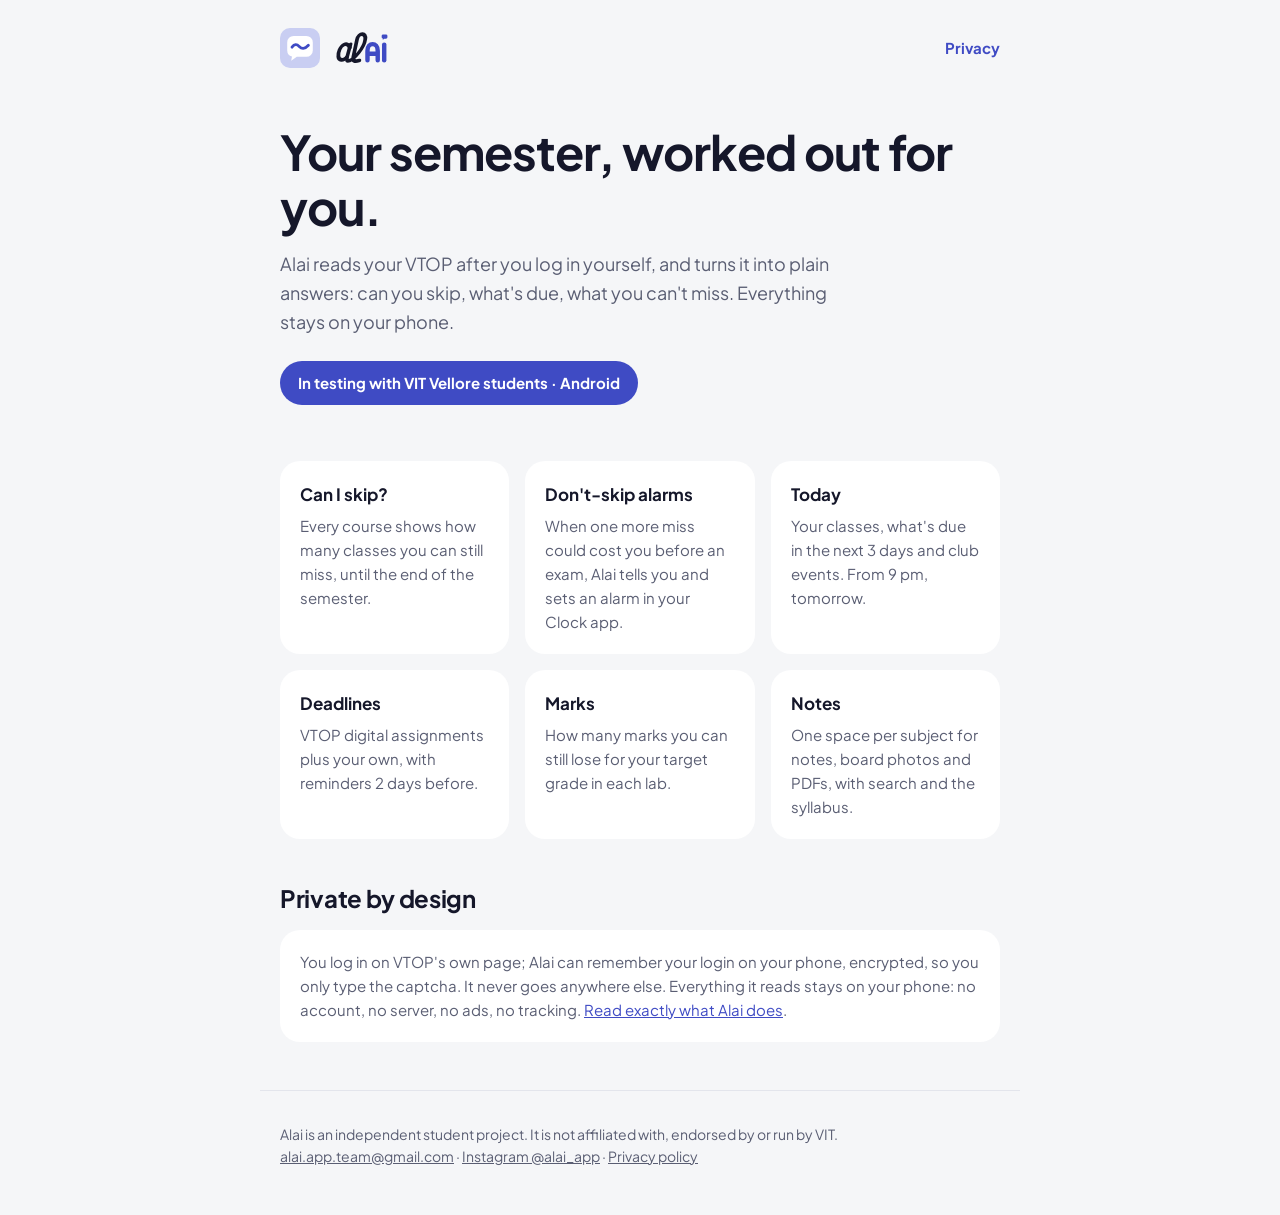
<file: index.html>
<!doctype html>
<html lang="en">
<head>
<meta charset="utf-8">
<meta name="viewport" content="width=device-width, initial-scale=1">
<title>Alai: your AI ally</title>
<meta name="description" content="Alai knows your semester: can-I-skip for every course, deadlines, notes and don't-skip alarms for VIT Vellore students. Your data stays on your phone.">
<meta property="og:title" content="Alai: your AI ally">
<meta property="og:description" content="Attendance, deadlines and notes for VIT Vellore students. Your data stays on your phone.">
<meta property="og:image" content="https://getalai.in/assets/icon-512.png">
<link rel="icon" href="/assets/favicon.png">
<link rel="preconnect" href="https://fonts.googleapis.com">
<link rel="preconnect" href="https://fonts.gstatic.com" crossorigin>
<link href="https://fonts.googleapis.com/css2?family=Plus+Jakarta+Sans:wght@400;600;700;800&display=swap" rel="stylesheet">
<link rel="stylesheet" href="/assets/site.css">
</head>
<body>
<header>
  <img class="icon" src="/assets/icon.svg" alt="">
  <img class="wordmark wordmark-light" src="/assets/wordmark-light.svg" alt="Alai">
  <img class="wordmark wordmark-dark" src="/assets/wordmark-dark.svg" alt="Alai">
  <nav><a href="/privacy/">Privacy</a></nav>
</header>

<main>
  <div class="hero">
    <h1>Your semester, worked out for you.</h1>
    <p>Alai reads your VTOP after you log in yourself, and turns it into plain answers: can you skip, what's due, what you can't miss. Everything stays on your phone.</p>
    <span class="badge">In testing with VIT Vellore students · Android</span>
  </div>

  <div class="grid">
    <div class="card"><h3>Can I skip?</h3><p>Every course shows how many classes you can still miss, until the end of the semester.</p></div>
    <div class="card"><h3>Don't-skip alarms</h3><p>When one more miss could cost you before an exam, Alai tells you and sets an alarm in your Clock app.</p></div>
    <div class="card"><h3>Today</h3><p>Your classes, what's due in the next 3 days and club events. From 9 pm, tomorrow.</p></div>
    <div class="card"><h3>Deadlines</h3><p>VTOP digital assignments plus your own, with reminders 2 days before.</p></div>
    <div class="card"><h3>Marks</h3><p>How many marks you can still lose for your target grade in each lab.</p></div>
    <div class="card"><h3>Notes</h3><p>One space per subject for notes, board photos and PDFs, with search and the syllabus.</p></div>
  </div>

  <section>
    <h2>Private by design</h2>
    <div class="card">
      <p>You log in on VTOP's own page; Alai can remember your login on your phone, encrypted, so you only type the captcha. It never goes anywhere else. Everything it reads stays on your phone: no account, no server, no ads, no tracking. <a href="/privacy/">Read exactly what Alai does</a>.</p>
    </div>
  </section>
</main>

<footer>
  Alai is an independent student project. It is not affiliated with, endorsed by or run by VIT.<br>
  <a href="mailto:alai.app.team@gmail.com">alai.app.team@gmail.com</a> · <a href="https://instagram.com/alai_app">Instagram @alai_app</a> · <a href="/privacy/">Privacy policy</a>
</footer>
</body>
</html>
</file>
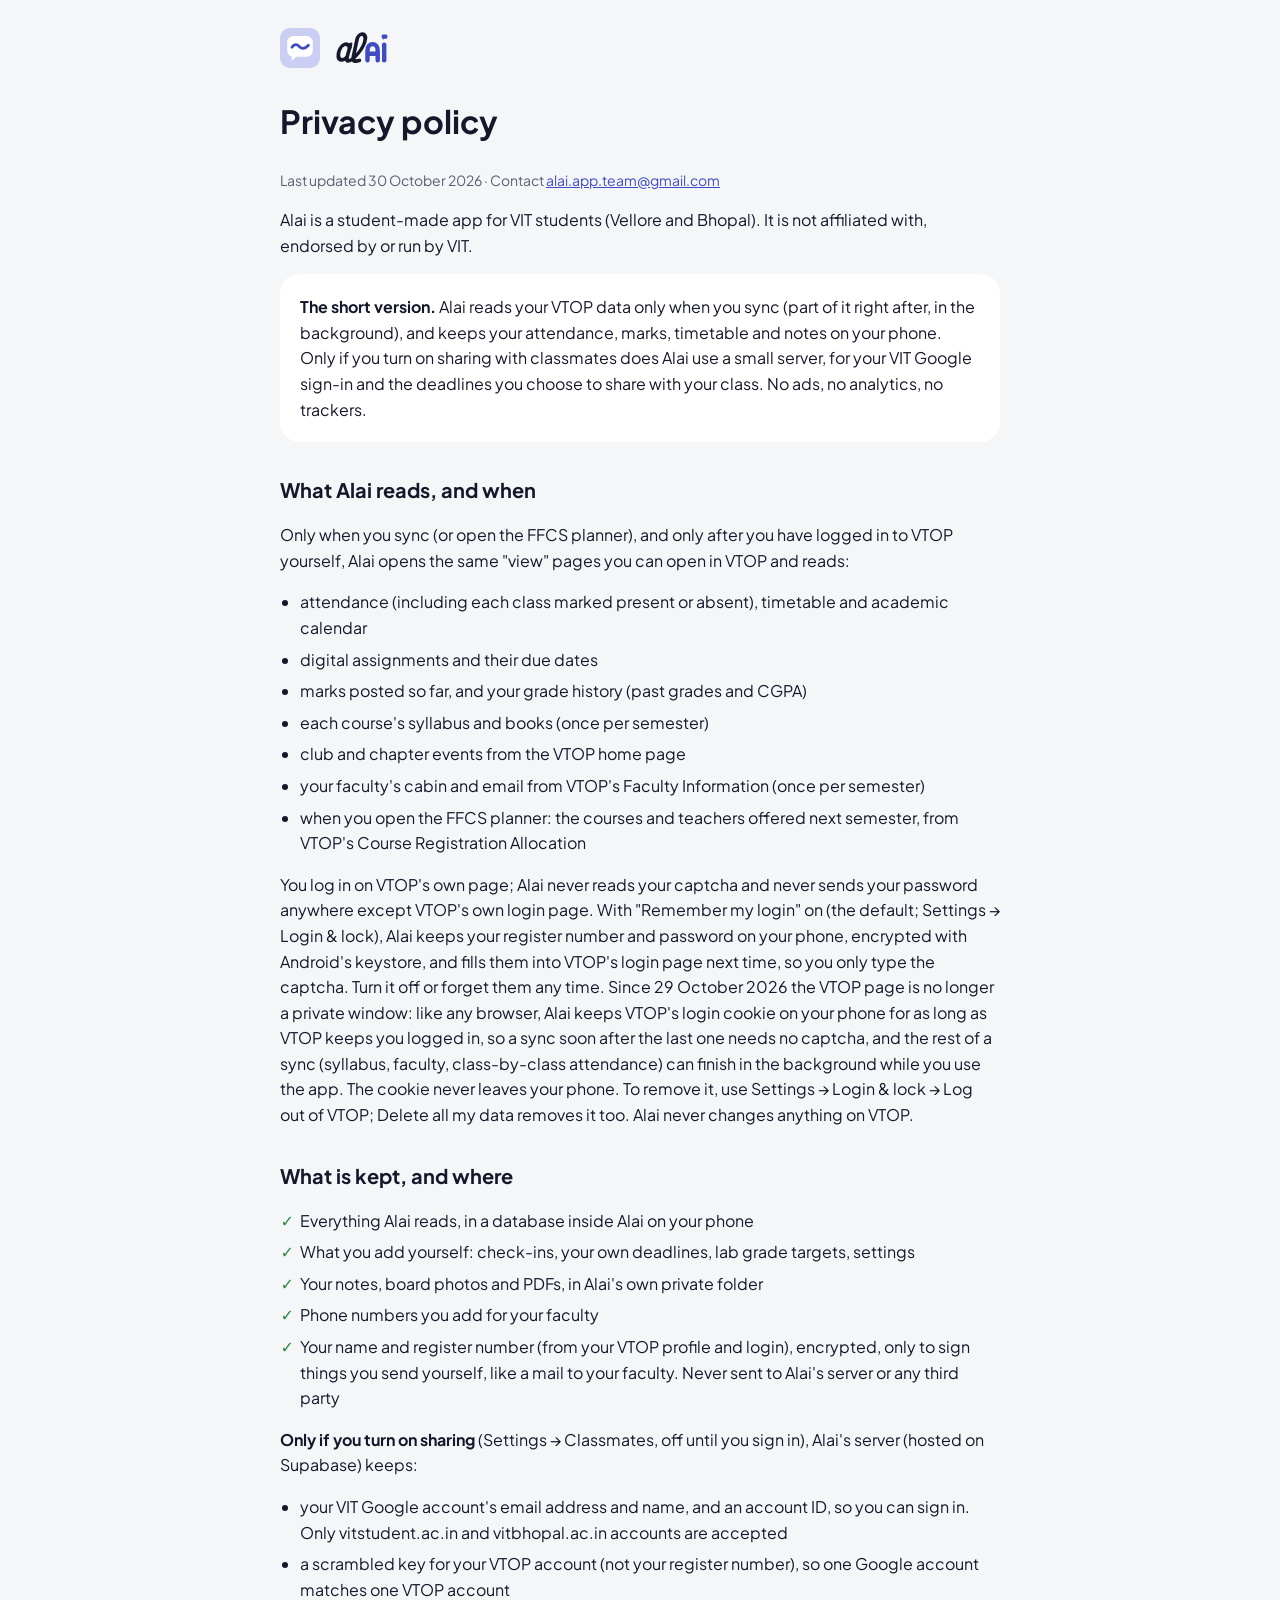
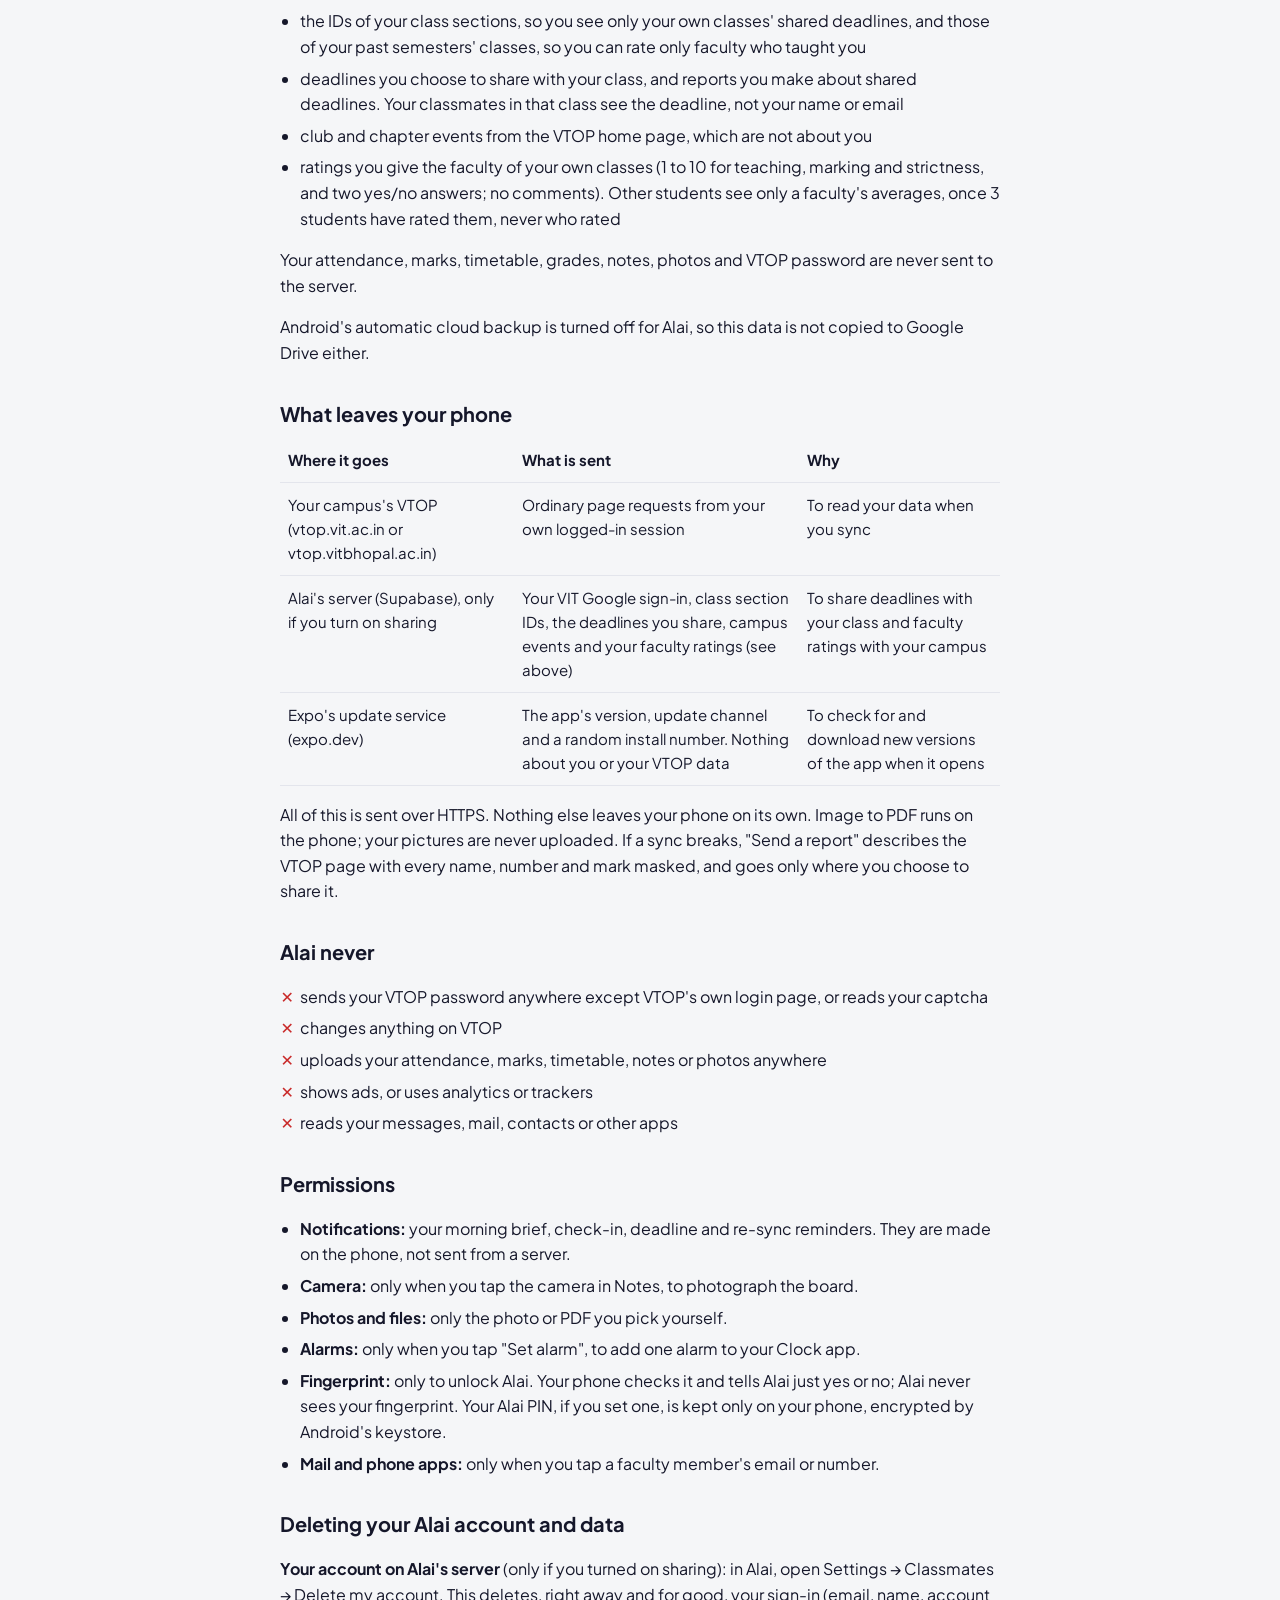
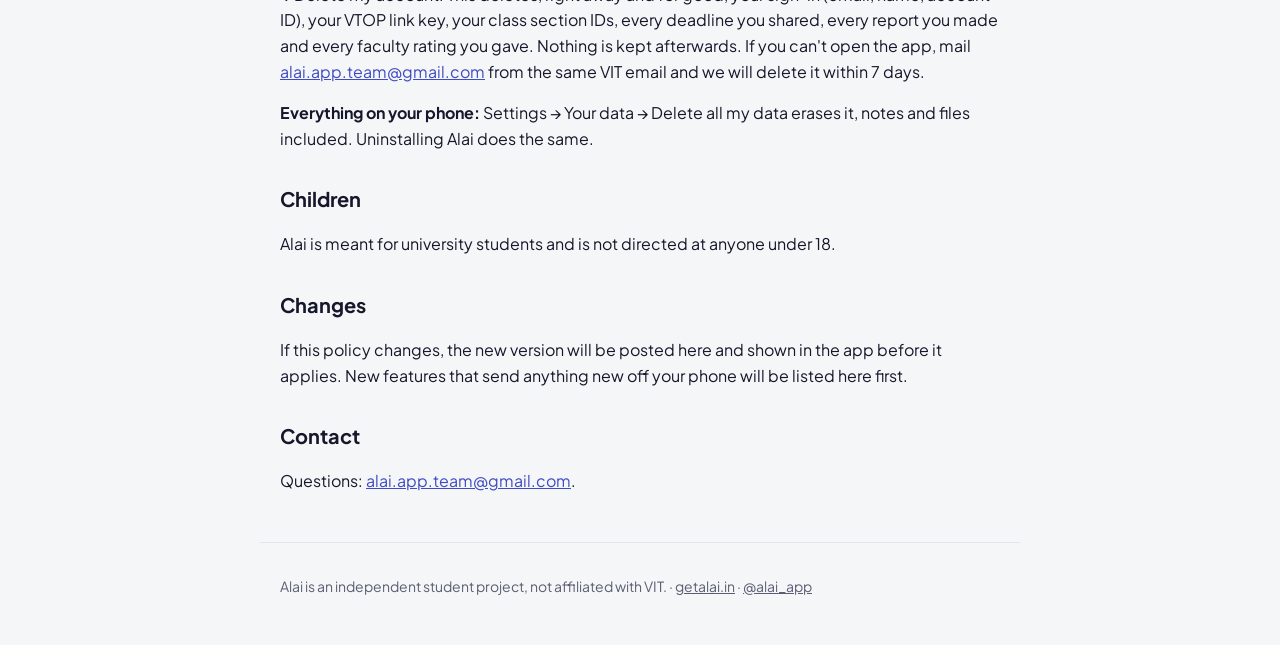
<file: privacy/index.html>
<!doctype html>
<html lang="en">
<head>
<meta charset="utf-8">
<meta name="viewport" content="width=device-width, initial-scale=1">
<title>Alai privacy policy</title>
<meta name="description" content="What Alai reads, what it keeps, and what leaves your phone.">
<link rel="icon" href="/assets/favicon.png">
<link rel="preconnect" href="https://fonts.googleapis.com">
<link rel="preconnect" href="https://fonts.gstatic.com" crossorigin>
<link href="https://fonts.googleapis.com/css2?family=Plus+Jakarta+Sans:wght@400;600;700;800&display=swap" rel="stylesheet">
<link rel="stylesheet" href="/assets/site.css">
</head>
<body>
<!-- Keep in step with docs/privacy-policy.md and mobile/src/app/privacy.tsx in the alai repo. -->
<header>
  <a href="/"><img class="icon" src="/assets/icon.svg" alt="Alai home"></a>
  <a href="/"><img class="wordmark wordmark-light" src="/assets/wordmark-light.svg" alt="Alai"><img class="wordmark wordmark-dark" src="/assets/wordmark-dark.svg" alt="Alai"></a>
</header>

<main class="doc">
  <h1>Privacy policy</h1>
  <p class="meta">Last updated 30 October 2026 · Contact <a href="mailto:alai.app.team@gmail.com">alai.app.team@gmail.com</a></p>
  <p>Alai is a student-made app for VIT students (Vellore and Bhopal). It is not affiliated with, endorsed by or run by VIT.</p>

  <div class="card">
    <strong>The short version.</strong> Alai reads your VTOP data only when you sync (part of it right after, in the background), and keeps your attendance, marks, timetable and notes on your phone. Only if you turn on sharing with classmates does Alai use a small server, for your VIT Google sign-in and the deadlines you choose to share with your class. No ads, no analytics, no trackers.
  </div>

  <h2>What Alai reads, and when</h2>
  <p>Only when you sync (or open the FFCS planner), and only after you have logged in to VTOP yourself, Alai opens the same "view" pages you can open in VTOP and reads:</p>
  <ul>
    <li>attendance (including each class marked present or absent), timetable and academic calendar</li>
    <li>digital assignments and their due dates</li>
    <li>marks posted so far, and your grade history (past grades and CGPA)</li>
    <li>each course's syllabus and books (once per semester)</li>
    <li>club and chapter events from the VTOP home page</li>
    <li>your faculty's cabin and email from VTOP's Faculty Information (once per semester)</li>
    <li>when you open the FFCS planner: the courses and teachers offered next semester, from VTOP's Course Registration Allocation</li>
  </ul>
  <p>You log in on VTOP's own page; Alai never reads your captcha and never sends your password anywhere except VTOP's own login page. With "Remember my login" on (the default; Settings → Login &amp; lock), Alai keeps your register number and password on your phone, encrypted with Android's keystore, and fills them into VTOP's login page next time, so you only type the captcha. Turn it off or forget them any time. Since 29 October 2026 the VTOP page is no longer a private window: like any browser, Alai keeps VTOP's login cookie on your phone for as long as VTOP keeps you logged in, so a sync soon after the last one needs no captcha, and the rest of a sync (syllabus, faculty, class-by-class attendance) can finish in the background while you use the app. The cookie never leaves your phone. To remove it, use Settings → Login &amp; lock → Log out of VTOP; Delete all my data removes it too. Alai never changes anything on VTOP.</p>

  <h2>What is kept, and where</h2>
  <ul class="kept">
    <li>Everything Alai reads, in a database inside Alai on your phone</li>
    <li>What you add yourself: check-ins, your own deadlines, lab grade targets, settings</li>
    <li>Your notes, board photos and PDFs, in Alai's own private folder</li>
    <li>Phone numbers you add for your faculty</li>
    <li>Your name and register number (from your VTOP profile and login), encrypted, only to sign things you send yourself, like a mail to your faculty. Never sent to Alai's server or any third party</li>
  </ul>
  <p><strong>Only if you turn on sharing</strong> (Settings → Classmates, off until you sign in), Alai's server (hosted on Supabase) keeps:</p>
  <ul>
    <li>your VIT Google account's email address and name, and an account ID, so you can sign in. Only vitstudent.ac.in and vitbhopal.ac.in accounts are accepted</li>
    <li>a scrambled key for your VTOP account (not your register number), so one Google account matches one VTOP account</li>
    <li>the IDs of your class sections, so you see only your own classes' shared deadlines, and those of your past semesters' classes, so you can rate only faculty who taught you</li>
    <li>deadlines you choose to share with your class, and reports you make about shared deadlines. Your classmates in that class see the deadline, not your name or email</li>
    <li>club and chapter events from the VTOP home page, which are not about you</li>
    <li>ratings you give the faculty of your own classes (1 to 10 for teaching, marking and strictness, and two yes/no answers; no comments). Other students see only a faculty's averages, once 3 students have rated them, never who rated</li>
  </ul>
  <p>Your attendance, marks, timetable, grades, notes, photos and VTOP password are never sent to the server.</p>
  <p>Android's automatic cloud backup is turned off for Alai, so this data is not copied to Google Drive either.</p>

  <h2>What leaves your phone</h2>
  <div class="wide">
    <table>
      <tr><th>Where it goes</th><th>What is sent</th><th>Why</th></tr>
      <tr><td>Your campus's VTOP (vtop.vit.ac.in or vtop.vitbhopal.ac.in)</td><td>Ordinary page requests from your own logged-in session</td><td>To read your data when you sync</td></tr>
      <tr><td>Alai's server (Supabase), only if you turn on sharing</td><td>Your VIT Google sign-in, class section IDs, the deadlines you share, campus events and your faculty ratings (see above)</td><td>To share deadlines with your class and faculty ratings with your campus</td></tr>
      <tr><td>Expo's update service (expo.dev)</td><td>The app's version, update channel and a random install number. Nothing about you or your VTOP data</td><td>To check for and download new versions of the app when it opens</td></tr>
    </table>
  </div>
  <p>All of this is sent over HTTPS. Nothing else leaves your phone on its own. Image to PDF runs on the phone; your pictures are never uploaded. If a sync breaks, "Send a report" describes the VTOP page with every name, number and mark masked, and goes only where you choose to share it.</p>

  <h2>Alai never</h2>
  <ul class="never">
    <li>sends your VTOP password anywhere except VTOP's own login page, or reads your captcha</li>
    <li>changes anything on VTOP</li>
    <li>uploads your attendance, marks, timetable, notes or photos anywhere</li>
    <li>shows ads, or uses analytics or trackers</li>
    <li>reads your messages, mail, contacts or other apps</li>
  </ul>

  <h2>Permissions</h2>
  <ul>
    <li><strong>Notifications:</strong> your morning brief, check-in, deadline and re-sync reminders. They are made on the phone, not sent from a server.</li>
    <li><strong>Camera:</strong> only when you tap the camera in Notes, to photograph the board.</li>
    <li><strong>Photos and files:</strong> only the photo or PDF you pick yourself.</li>
    <li><strong>Alarms:</strong> only when you tap "Set alarm", to add one alarm to your Clock app.</li>
    <li><strong>Fingerprint:</strong> only to unlock Alai. Your phone checks it and tells Alai just yes or no; Alai never sees your fingerprint. Your Alai PIN, if you set one, is kept only on your phone, encrypted by Android's keystore.</li>
    <li><strong>Mail and phone apps:</strong> only when you tap a faculty member's email or number.</li>
  </ul>

  <h2 id="delete">Deleting your Alai account and data</h2>
  <p><strong>Your account on Alai's server</strong> (only if you turned on sharing): in Alai, open Settings → Classmates → Delete my account. This deletes, right away and for good, your sign-in (email, name, account ID), your VTOP link key, your class section IDs, every deadline you shared, every report you made and every faculty rating you gave. Nothing is kept afterwards. If you can't open the app, mail <a href="mailto:alai.app.team@gmail.com">alai.app.team@gmail.com</a> from the same VIT email and we will delete it within 7 days.</p>
  <p><strong>Everything on your phone:</strong> Settings → Your data → Delete all my data erases it, notes and files included. Uninstalling Alai does the same.</p>

  <h2>Children</h2>
  <p>Alai is meant for university students and is not directed at anyone under 18.</p>

  <h2>Changes</h2>
  <p>If this policy changes, the new version will be posted here and shown in the app before it applies. New features that send anything new off your phone will be listed here first.</p>

  <h2>Contact</h2>
  <p>Questions: <a href="mailto:alai.app.team@gmail.com">alai.app.team@gmail.com</a>.</p>
</main>

<footer>
  Alai is an independent student project, not affiliated with VIT. · <a href="/">getalai.in</a> · <a href="https://instagram.com/alai_app">@alai_app</a>
</footer>
</body>
</html>
</file>
<file: assets/site.css>
:root {
  --page: #F5F6F8;
  --card: #FFFFFF;
  --ink: #15172A;
  --muted: #5A5E73;
  --accent: #3F4BC4;
  --line: #E3E5EC;
  --risk: #C92A2A;
  --safe: #2B8A3E;
}
@media (prefers-color-scheme: dark) {
  :root {
    --page: #0F1115;
    --card: #1A1D24;
    --ink: #F1F2F6;
    --muted: #A3A7B8;
    --accent: #8C95FF;
    --line: #2A2E38;
    --risk: #FF8787;
    --safe: #8CE99A;
  }
}

* { box-sizing: border-box; }
body {
  margin: 0;
  background: var(--page);
  color: var(--ink);
  font-family: 'Plus Jakarta Sans', system-ui, -apple-system, 'Segoe UI', sans-serif;
  font-size: 16px;
  line-height: 1.6;
}
a { color: var(--accent); }
main, header, footer { max-width: 760px; margin: 0 auto; padding: 0 20px; }

header { display: flex; align-items: center; gap: 12px; padding-top: 28px; }
header img.icon { width: 40px; height: 40px; border-radius: 10px; }
header .wordmark { height: 34px; }
header nav { margin-left: auto; display: flex; gap: 18px; font-weight: 700; font-size: 15px; }
header nav a { text-decoration: none; }

.wordmark-dark { display: none; }
@media (prefers-color-scheme: dark) {
  .wordmark-light { display: none; }
  .wordmark-dark { display: inline; }
}

.hero { padding: 56px 0 32px; }
.hero h1 { font-size: clamp(32px, 7vw, 48px); line-height: 1.15; margin: 0 0 16px; letter-spacing: -1px; }
.hero p { font-size: 18px; color: var(--muted); margin: 0; max-width: 560px; }
.badge {
  display: inline-block; margin-top: 24px; padding: 10px 18px; border-radius: 999px;
  background: var(--accent); color: #fff; font-weight: 700; font-size: 15px;
}
@media (prefers-color-scheme: dark) { .badge { color: #0F1115; } }

.grid { display: grid; grid-template-columns: repeat(auto-fit, minmax(220px, 1fr)); gap: 16px; margin: 24px 0 40px; }
.card { background: var(--card); border-radius: 20px; padding: 20px; }
.card h2, .card h3 { margin: 0 0 6px; font-size: 17px; }
.card p { margin: 0; color: var(--muted); font-size: 15px; }

section { margin: 40px 0; }
section h2 { font-size: 24px; margin: 0 0 12px; letter-spacing: -0.3px; }

.doc .card { margin: 16px 0; }
.doc h2 { font-size: 20px; margin: 32px 0 8px; }
.doc ul { padding-left: 20px; }
.doc li { margin: 6px 0; }
.doc table { width: 100%; border-collapse: collapse; font-size: 15px; }
.doc th, .doc td { text-align: left; padding: 10px 8px; border-bottom: 1px solid var(--line); vertical-align: top; }
.doc .wide { overflow-x: auto; }
.meta { color: var(--muted); font-size: 14px; }
.never li::marker { content: '✕  '; color: var(--risk); }
.kept li::marker { content: '✓  '; color: var(--safe); }

footer { padding: 32px 20px 48px; color: var(--muted); font-size: 14px; border-top: 1px solid var(--line); margin-top: 48px; }
footer a { color: var(--muted); }
</file>
